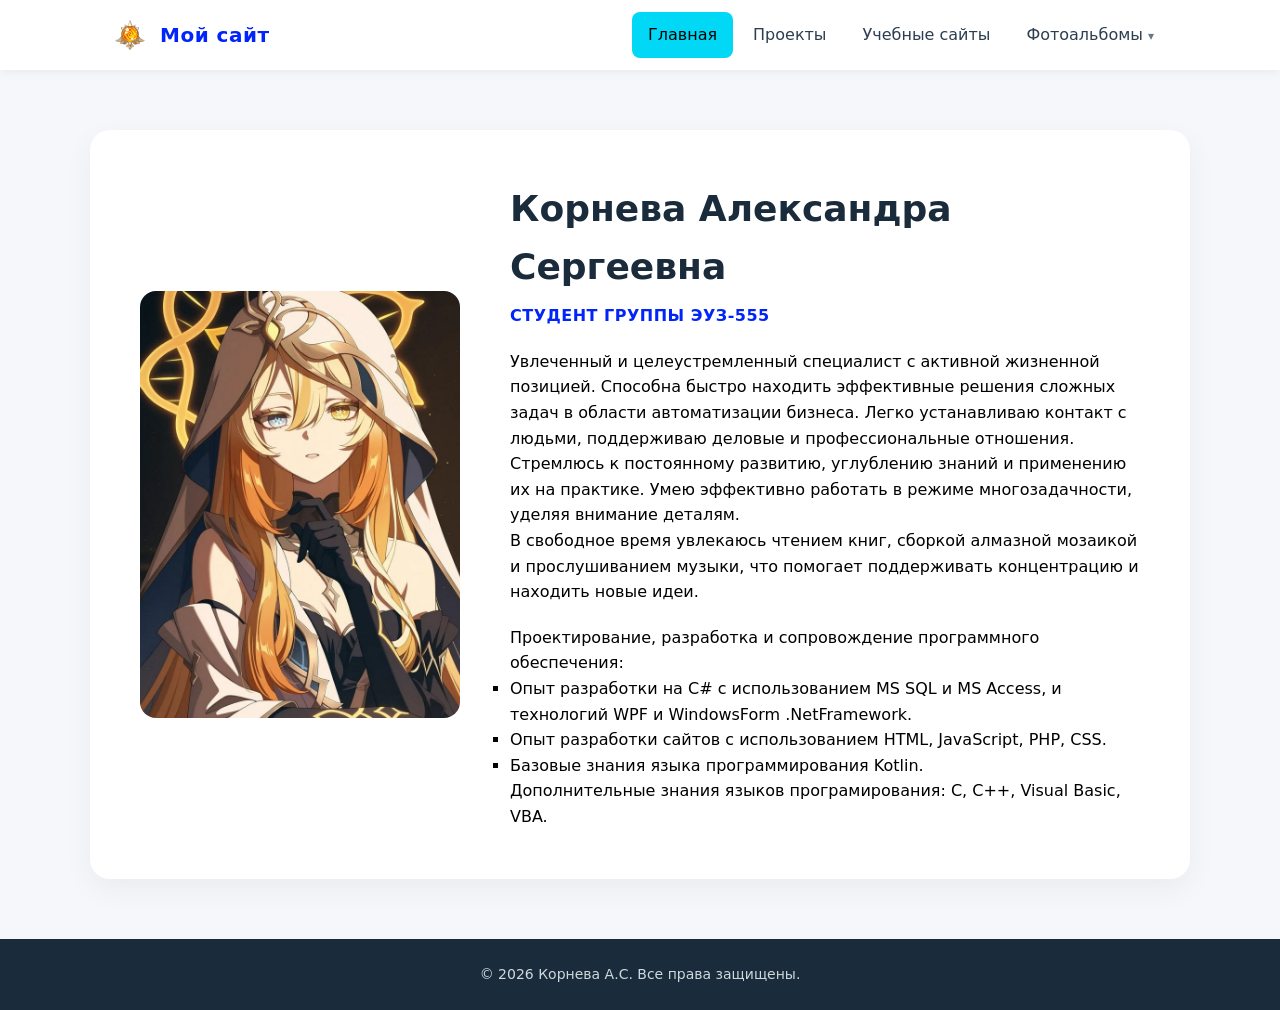
<file: index.html>
<!doctype html>
<html>
<head>
<meta charset="utf-8">
<title>Главная</title>
<link href="styleIndex.css" rel="stylesheet" type="text/css">
<link rel="icon" href="favicon.ico" type="image/x-icon">
</head>

<body>
	<!-- Шапка -->
    <header class="header">
        <div class="container header__inner">

            <!-- Лого + название -->
            <a href="index.html" class="logo">
                <img src="img/logo.png" alt="Логотип" class="logo__img">
                <span class="logo__text">Мой сайт</span>
            </a>

            <!-- Меню (чистый CSS, без JS) -->
            <nav class="nav">
                <ul class="nav__list">
                    <li><a href="index.html" class="nav__link active">Главная</a></li>
                    <li><a href="projects.html" class="nav__link">Проекты</a></li>
                    <li><a href="study.html" class="nav__link">Учебные сайты</a></li>

                    <!-- Выпадающий пункт "Фотоальбомы" -->
                    <li class="nav__item nav__item--dropdown">
                        <a href="photos.html" class="nav__link">
                            Фотоальбомы <span class="caret">▾</span>
                        </a>
                        <ul class="dropdown">
                            <li><a href="characters.html">Любимые персонажи</a></li>
                            <li><a href="books.html">Любимые книги</a></li>
                            <li><a href="anime.html">Любимые аниме</a></li>
                        </ul>
                    </li>
                </ul>
            </nav>

        </div>
    </header>

    <!-- Контент -->
    <main class="main">
        <div class="hero container">

            <div class="hero__photo">
                <img src="img/photo.jpg" alt="Моё фото">
            </div>

            <div class="hero__info">
                <h1 class="hero__title">Корнева Александра Сергеевна</h1>
                <p class="hero__subtitle">Студент группы ЭУз-555</p>

                <p class="hero__text">
                 	Увлеченный и целеустремленный специалист с активной жизненной позицией.
					Способна быстро находить эффективные решения сложных задач в области автоматизации бизнеса. Легко устанавливаю контакт с людьми, поддерживаю деловые и профессиональные отношения. Стремлюсь к постоянному развитию, углублению знаний и применению их на практике. Умею эффективно работать в режиме многозадачности, уделяя внимание деталям.
					<br>В свободное время увлекаюсь чтением книг, сборкой алмазной мозаикой и прослушиванием музыки, что помогает поддерживать концентрацию и находить новые идеи.
					<ul type="square">Проектирование, разработка и сопровождение программного обеспечения:
						<li>Опыт разработки на C# с использованием MS SQL и MS Access, и технологий WPF и WindowsForm .NetFramework.</li>
						<li>Опыт разработки сайтов с использованием HTML, JavaScript, PHP, CSS.</li>
						<li>Базовые знания языка программирования Kotlin.</li>
					</ul>
					Дополнительные знания языков програмирования: C, C++, Visual Basic, VBA.
                </p>
            </div>

        </div>
    </main>

    <!-- Подвал -->
    <footer class="footer">
        <div class="container">
            <p>© 2026 Корнева А.С. Все права защищены.</p>
        </div>
    </footer>

</body>
</html>
</file>
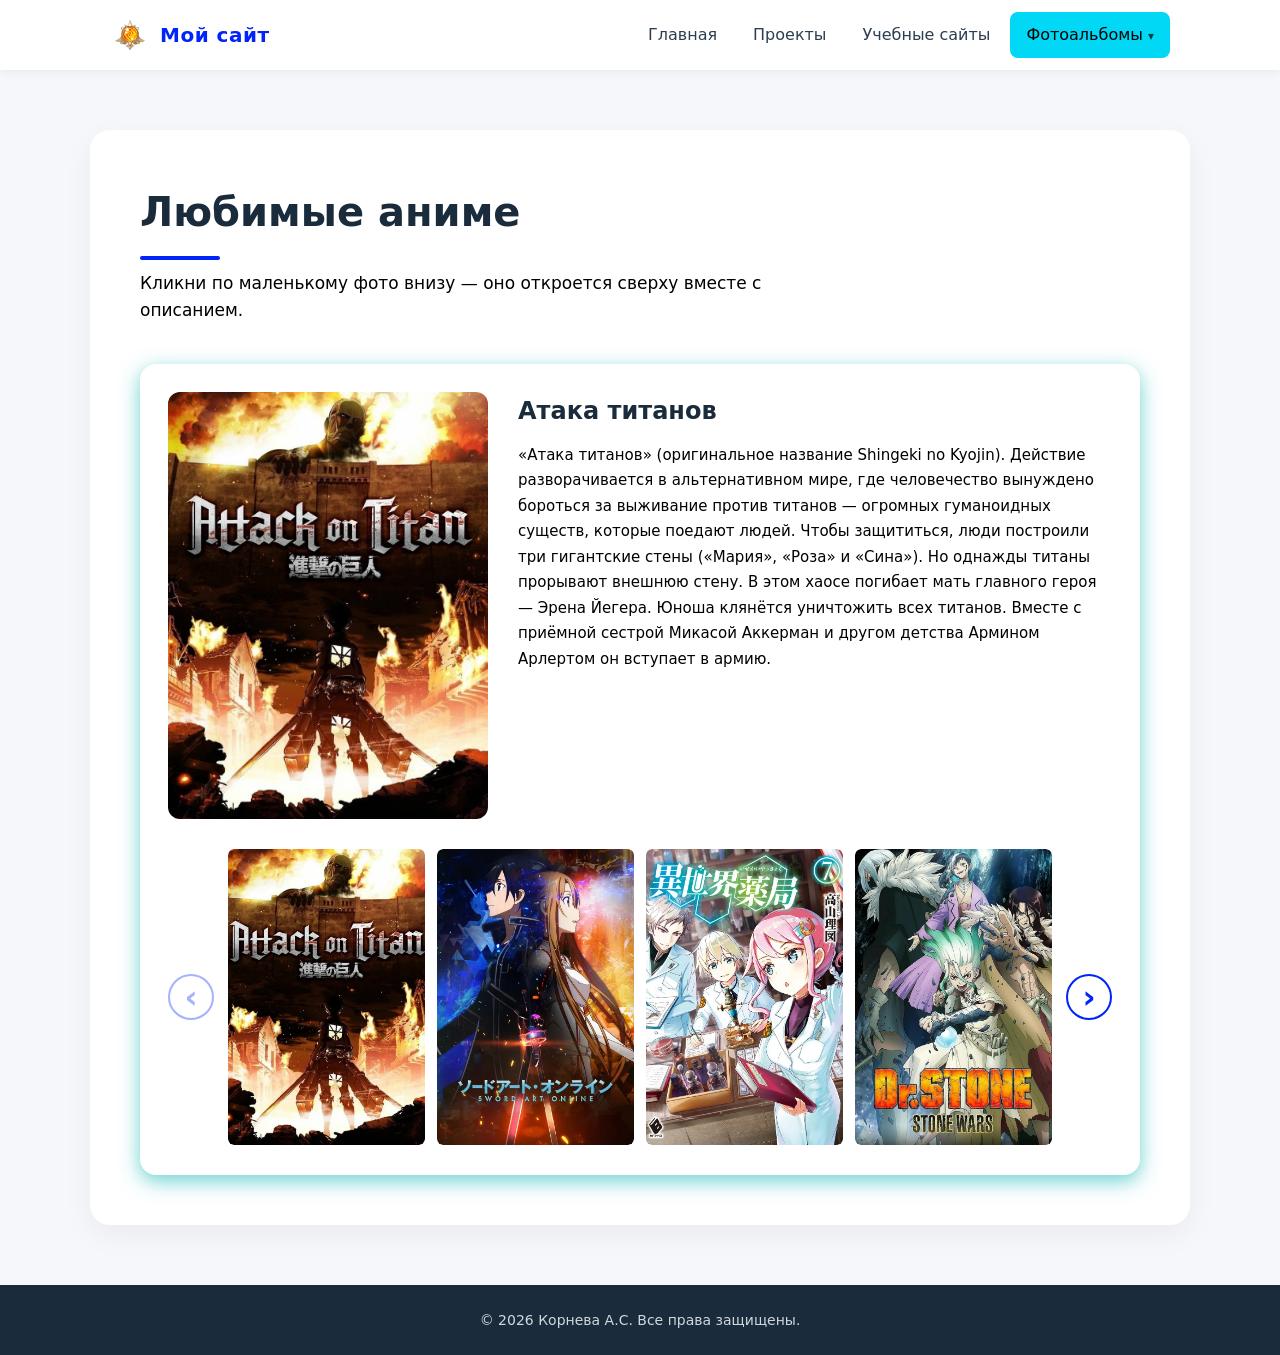
<file: anime.html>
<!doctype html>
<html>
<head>
<meta charset="utf-8">
<title>Любимые аниме</title>
<link href="styleIndex.css" rel="stylesheet" type="text/css">
<link rel="icon" href="favicon.ico" type="image/x-icon">
</head>

<body>
	 <header class="header">
        <div class="container header__inner">
            <a href="index.html" class="logo">
                <img src="img/logo.png" alt="Логотип" class="logo__img">
                <span class="logo__text">Мой сайт</span>
            </a>

            <nav class="nav">
                <ul class="nav__list">
                    <li><a href="index.html" class="nav__link">Главная</a></li>
                    <li><a href="projects.html" class="nav__link">Проекты</a></li>
                    <li><a href="study.html" class="nav__link">Учебные сайты</a></li>
                    <li class="nav__item nav__item--dropdown">
                        <a href="photos.html" class="nav__link active">
                            Фотоальбомы <span class="caret">▾</span>
                        </a>
                        <ul class="dropdown">
                          <li><a href="characters.html">Любимые персонажи</a></li>
                            <li><a href="books.html">Любимые книги</a></li>
                            <li><a href="anime.html">Любимые аниме</a></li>
                        </ul>
                    </li>
                </ul>
            </nav>
        </div>
    </header>
	
	 <main class="main">
        <div class="hero1 container">
            <h1 class="page-title">Любимые аниме</h1>
            <p class="page-lead">
                Кликни по маленькому фото внизу — оно откроется сверху вместе с описанием.
            </p>

            <div class="card">

                <!-- Сцена -->
                <div class="stage">

					<div class="stage__item" id="c1">
                        <img src="img/A1.jpg" alt="АтакаТитанов" class="imgPhoto">
                        <div class="stage__info">
                            <h3>Атака титанов</h3>
                            <p>«Атака титанов» (оригинальное название Shingeki no Kyojin). Действие разворачивается в альтернативном мире, где человечество вынуждено бороться за выживание против титанов — огромных гуманоидных существ, которые поедают людей. Чтобы защититься, люди построили три гигантские стены («Мария», «Роза» и «Сина»). Но однажды титаны прорывают внешнюю стену. В этом хаосе погибает мать главного героя — Эрена Йегера. Юноша клянётся уничтожить всех титанов. Вместе с приёмной сестрой Микасой Аккерман и другом детства Армином Арлертом он вступает в армию. 
							</p>
                        </div>
                    </div>
                    <div class="stage__item" id="c2">
                        <img src="img/A2.jpg" alt="Мастер" class="imgPhoto">
                        <div class="stage__info">
                            <h3>Мастер меча онлайн</h3>
                            <p>«Мастер меча онлайн» (Sword Art Online, SAO) — популярное аниме про выживание в виртуальной реальности с жёсткими ставками.
							<br>Действие стартует в альтернативном 2022 году. Изобретён шлем NerveGear, который даёт «полное погружение» в виртуальный мир: он передаёт все ощущения, будто ты и правда там. На волне хайпа выходит MMO‑RPG Sword Art Online — и в первый же день в неё заходят больше 10 000 игроков. А потом выясняется страшное: из игры нельзя выйти — в интерфейсе пропала кнопка «Выход». 
							<br> Создатель проекта Акихико Каяба собирает всех и объясняет правила:
								<ul type="circle">
									<li>Единственный способ вернуться в реальный мир — пройти игру: победить боссов и дойти до 100‑го этажа парящей крепости Айнкрад.</li>
									<li>Смерть персонажа в игре означает смерть игрока в реальности из‑за воздействия шлема на мозг.</li>
							    </ul>
							Главный герой — Кирито (Кадзуто Киригая). Он был бета‑тестером SAO, поэтому знает часть механик и локаций, но это не столько помогает, сколько делает его подозрительным в глазах других игроков. Ему приходится выживать, прокачиваться, сражаться с монстрами и боссами, искать союзников и сталкиваться с предательством. Важную роль в истории играет Асуна — сильная и решительная девушка, которая становится напарницей и эмоциональной опорой Кирито.				
							</p>
                        </div>
                    </div>
					<div class="stage__item" id="c3">
                        <img src="img/A3.jpg" alt="Фармацевт" class="imgPhoto">
                        <div class="stage__info">
                            <h3>Фармацевт из другого мира</h3>
                            <p>Аниме «Фармацевт из другого мира» (оригинальное название — Isekai Yakkyoku, ещё встречается вариант «Аптека в другом мире») — это исекай (история про попаданца) с сильным упором на науку, медицину и создание лекарств.
								<br>Главный герой — опытный фармацевт Кандзи Якутани. Он всю жизнь стремился создавать лекарства, отчасти из‑за трагедии в детстве: его младшая сестра умерла от болезни, которую тогда не умели лечить. Кандзи работал на износ и в итоге сам умер от переутомления. После этого он перерождается в другом мире — в теле 10‑летнего мальчика Фальмы де Медисис, сына уважаемого придворного фармацевта и аристократа.
								<br>В новом мире медицина устроена совсем иначе: она опирается не на науку, а на суеверия, астрологию и «божественное провидение». Знания и опыт Кандзи здесь почти никому не знакомы, а его научный подход поначалу выглядит как магия или даже ересь. У Фальмы при этом есть и магические способности: он может диагностировать болезни, управлять веществами и создавать препараты.
								<br>Фальма решает не просто лечить людей, а менять саму систему здравоохранения. Он открывает аптеку и старается сделать эффективные лекарства доступными для всех, а не только для знати. По ходу сюжета он сталкивается с сопротивлением со стороны влиятельных гильдий и консервативных лекарей, а также помогает разным людям, показывая силу научного подхода. 
							</p>
                        </div>
                    </div>
					<div class="stage__item" id="c4">
                        <img src="img/A4.jpg" alt="Небожители" class="imgPhoto">
                        <div class="stage__info">
                            <h3>Благословение небожителей</h3>
                            <p>«Благословение небожителей» — это китайская новелла в жанре сянься (фэнтези на основе китайской мифологии и культуры), написанная писательницей Мосян Тунсю. На русском языке произведение издано в шести томах. Главный герой — Се Лянь, наследный принц государства Сяньлэ. В юности он вознёсся на Небеса, но был изгнан обратно на Землю. Спустя восемьсот лет скитаний Се Лянь в третий раз возносится на Небеса и получает задание расследовать исчезновения невест у подножия горы Юйцзюньшань. Во время расследования он встречает загадочного юношу по имени Саньлан, который оказывается могущественным демоном Хуа Чэном. Несмотря на их разное происхождение, между ними возникает особая связь. Вместе они раскрывают заговор, связанный с древним государством Баньюэ, и сталкиваются с древним злом, угрожавшим миру смертных и небесному царству. История затрагивает темы любви, преданности, дружбы, ненависти, мести, судьбы, выбора и долга. 
							</p>
                        </div>
                    </div>
					<div class="stage__item" id="c5">
                        <img src="img/A5.jpg" alt="Акудама" class="imgPhoto">
                        <div class="stage__info">
                            <h3>Акудама Драйв</h3>
                            <p>«Акудама Драйв» (Akudama Drive, 2020) — это стильный киберпанк‑боевик от студии Pierrot, который цепляет визуалом, ритмом и мрачной атмосферой. 
							<br>Действие происходит в антиутопической Японии будущего. После долгой войны регион Канто победил Кансай, и теперь Кансай живёт под жёстким контролем и в упадке. В этом мире «акудама» — это не просто преступники, а своего рода легенды криминального мира: каждый из них — специалист в каком‑то виде преступлений (от взлома до заказных убийств), и у каждого свой узнаваемый образ и стиль.
							<br>По сюжету несколько акудама, которые привыкли работать в одиночку, оказываются втянуты в общую операцию. Их вынуждают сотрудничать под угрозой смерти: если кто‑то ослушается — его казнят. Задача команды — ограбить сверхзащищённый транспорт, который связывает разные части страны. По ходу дела вскрываются большие планы, а сами акудама сталкиваются с моральными дилеммами и предательством. Важную роль в управлении группой играет загадочный кот‑робот, который раздаёт приказы и следит за дисциплиной.
							</p>
                        </div>
                    </div>
					<div class="stage__item" id="c6">
                        <img src="img/A6.jpg" alt="КлассПрев" class="imgPhoto">
                        <div class="stage__info">
                            <h3>Класс превосходства</h3>
                            <p>«Класс превосходства» (Classroom of the Elite, «Добро пожаловать в класс превосходства») — психологический триллер про элитную школу, где вместо обычных уроков идёт постоянная борьба за выживание и статус. 
							<br>Действие происходит в Высшей воспитательной школе «Кодо Икусэй». Это престижное заведение, которое должно готовить будущую элиту страны. В школе необычная система: ученики получают ежемесячные баллы, которые работают как внутренняя валюта, а классы ранжированы от A до D. Класс A — это «лучшие», D — те, кого школа считает аутсайдерами.
							<br>Главный герой — Киётака Аянокодзи. Он поступает в школу и оказывается в классе 1‑D, который все считают «бракованным». Внешне Киётака выглядит как обычный тихий парень: не стремится выделяться, не показывает высоких результатов, старается держаться в тени. Но на деле он очень умный, отлично просчитывает людей и ситуации, а ещё обладает серьёзной физической подготовкой.
							<br>Почти всё в школе завязано на испытаниях и соревнованиях между классами. Результаты влияют на рейтинг класса, а низкий рейтинг грозит отчислением. Ученики вынуждены объединяться, искать слабые места соперников, договариваться и иногда предавать друг друга. Киётака часто действует не напрямую, а через других людей, оставаясь в стороне и сохраняя свой «незаметный» образ.
							</p>
                        </div>
                    </div>
					<div class="stage__item" id="c7">
                        <img src="img/A7.jpg" alt="Безумный" class="imgPhoto">
                        <div class="stage__info">
                            <h3>Безумный азарт</h3>
                            <p>«Безумный азарт» (Kakegurui, 2017) — это психоделический психологический триллер про элитную школу, где вся иерархия держится на азартных играх, а ставки могут стоить не только денег, но и свободы, репутации и человеческого достоинства.
							<br>Действие происходит в частной академии Хяккао — престижном заведении для детей сверхбогатых и влиятельных семей. Здесь не ценят оценки, спорт или творчество: статус ученика определяется исключительно его успехами в азартных играх. В школе царит жёсткая иерархия: победители становятся элитой и могут буквально «владеть» проигравшими, а должники превращаются в «питомцев» — бесправных слуг, которых можно унижать и использовать.
							<br>В академию переводится Юмэко Джабами. С виду она милая, дружелюбная и немного наивная, но на деле — настоящий маньяк азарта: ей важен не выигрыш, а сам момент, когда всё поставлено на кон и исход висит на волоске. Юмэко не ищет лёгких побед: она ненавидит предсказуемые игры и обожает срывать маски, обнажая истинную натуру соперников.
							<br>Её появление ломает устоявшийся порядок. Она бросает вызов сильным игрокам, вскрывает схемы жульничества и постепенно вступает в противостояние со студенческим советом во главе с харизматичной и расчётливой Кирари Момобами. По ходу сюжета мы видим целую галерею эксцентричных игроков: от одержимой риском Мидари Икисимы до прагматичной Мэри Саотомэ. Каждая игра здесь — это мини‑драма с психологическим давлением, блефом и неожиданными ходами.
							</p>
                        </div>
                    </div>
					<div class="stage__item" id="c8">
                        <img src="img/A8.jpg" alt="ОМПВС" class="imgPhoto">
                        <div class="stage__info">
                            <h3>О моём перерождении в слизь</h3>
                            <p>«О моём перерождении в слизь» (That Time I Got Reincarnated as a Slime, Tensei shitara Slime Datta Ken) — один из самых известных исекаев, который берёт классическую формулу «попаданец в другом мире» и делает на её основе масштабную историю про дипломатию, развитие государства.
							<br>37‑летний офисный работник Сатору Миками ведёт обычную, немного одинокую жизнь. Однажды он становится жертвой уличного нападения и погибает. После смерти он перерождается в другом, фэнтезийном мире — но не как могучий воин или маг, а в виде… слизи.
							<br>В новом теле он получает имя Римуру Темпест (его даёт древний дракон Вельдора, с которым Римуру быстро сближается) и необычные способности: например, навык «Хищник», позволяющий поглощать объекты и перенимать их свойства и умения. Поначалу это кажется странным «бонусом», но позже становится одной из главных механик силы Римуру.
							<br>Сначала Римуру помогает небольшой группе гоблинов, даёт им имена (в этом мире имя от могущественного существа даёт монстру силу и разум), и они становятся его первыми подданными. Постепенно вокруг него собирается всё больше существ: жутковолки, огры, духи, элементали и другие. Он основывает поселение в лесу Джура, а затем и целый город, а позже — целую федерацию. По ходу истории Римуру сталкивается с внешней угрозой: королевства людей видят в монстрах врагов, а церковь проповедует их уничтожение. Так он из «просто сильной слизи» становится одним из князей тьмы и ключевой фигурой в большой политике мира. 
							</p>
                        </div>
                    </div>
					<div class="stage__item" id="c9">
                        <img src="img/A9.jpg" alt="ИграДрузей" class="imgPhoto">
                        <div class="stage__info">
                            <h3>Игра друзей</h3>
                            <p>«Игра друзей» (Tomodachi Game, 2022) — психологический триллер про то, как деньги и манипуляции могут разрушить даже самую крепкую дружбу. По тону он похож на «Игру в кальмара» и «Класс превосходства»: тут тоже много майндгеймов, холодного расчёта и тяжёлых выборов. 
							<br>Главные герои — старшеклассники, обычная компания друзей. У них была запланирована классная поездка, для которой весь класс собирал деньги. Но средства пропадают, и подозрение падает на тех, кто отвечал за сбор. В итоге двое друзей берут вину на себя и отдаляются от класса.
							<br>А потом пятерых друзей (включая главного героя Юити Катагири) внезапно похищают и запирают в белой комнате. Там им объявляют правила «Игры друзей»: они должны участвовать в серии психологических и финансовых испытаний, где ставка — огромные долги. Если отказаться, долг одного из них всё равно распределится между всеми. Цель организаторов — сломать доверие внутри группы и заставить друзей предавать друг друга.
							<br>Юити — умный и очень преданный друзьям парень, но ради их спасения он готов действовать жёстко и просчитывать ходы наперёд. По ходу игр вскрываются секреты каждого, а дружба проходит проверку на прочность: каждый раунд вынуждает выбирать между личной выгодой и верностью близким. 
							</p>
                        </div>
                    </div>
					<div class="stage__item" id="c10">
                        <img src="img/A10.jpg" alt="ЯСталСамым" class="imgPhoto">
                        <div class="stage__info">
                            <h3>Я стал самым сильным с провальным навыком „Ненормальное состояние“, и я разрушу всё</h3>
                            <p>«Я стал самым сильным с провальным навыком „Ненормальное состояние“, и я разрушу всё» (Hazurewaku no «Joutai Ijou Skill» de Saikyou ni Natta Ore ga Subete wo Juurin suru made) — это исекай 2024 года про месть, выживание и раскрытие «бесполезного» навыка, который на деле оказывается невероятно мощным.
							<br>Школьника Току Мимори вместе с классом призывает в другой мир богиня Вишис, чтобы сделать из ребят героев. Каждому проводят оценку способностей и присваивают ранг от S до D, а Токе достаётся самый низкий — E. Из‑за этого богиня решает, что он будет только обузой, и отправляет его в смертельно опасное подземелье, откуда никто не возвращался живым.
							<br>У Токи навык, который все считают провальным, — «Ненормальное состояние»: он связан с накладыванием статусных эффектов вроде паралича, отравления, сна и т. п. В системе этого мира такие способности считаются слабыми и малополезными. Но Тока не сдаётся: в подземелье он начинает активно использовать свой навык, тренировать его и раскрывать скрытые механики. Постепенно выясняется, что при правильной прокачке и комбинации эффектов этот навык способен буквально «ломать» противников и системы мира.
							<br>Тока выживает, выбирается наружу и теперь намерен показать тем, кто его предал, насколько он на самом деле силён. Дальше сюжет строится вокруг его роста, раскрытия силы, столкновений с бывшими одноклассниками и системой, которая считала его бесполезным.
							</p>
                        </div>
                    </div>
                </div>

			<!-- ===== Лента превью со стрелками ===== -->
            <div class="thumbs-bar">

                <button type="button" class="thumbs__arrow" id="prevBtn" aria-label="Назад">‹</button>

                <div class="thumbs" id="thumbsList">
                    <!-- Все 10 превью. Показываются только 4 — через JS-класс .visible -->
                    <a href="#c1"  class="thumbs__link" data-id="c1"  data-index="1"><img class="imgA" src="img/A1.jpg" alt="1"></a>
                    <a href="#c2"  class="thumbs__link" data-id="c2"  data-index="2"><img class="imgA" src="img/A2.jpg" alt="2"></a>
                    <a href="#c3"  class="thumbs__link" data-id="c3"  data-index="3"><img class="imgA" src="img/A3.jpg" alt="3"></a>
                    <a href="#c4"  class="thumbs__link" data-id="c4"  data-index="4"><img class="imgA" src="img/A4.jpg" alt="4"></a>
                    <a href="#c5"  class="thumbs__link" data-id="c5"  data-index="5"><img class="imgA" src="img/A5.jpg" alt="5"></a>
                    <a href="#c6"  class="thumbs__link" data-id="c6"  data-index="6"><img class="imgA" src="img/A6.jpg" alt="6"></a>
                    <a href="#c7"  class="thumbs__link" data-id="c7"  data-index="7"><img class="imgA" src="img/A7.jpg" alt="7"></a>
                    <a href="#c8"  class="thumbs__link" data-id="c8"  data-index="8"><img class="imgA" src="img/A8.jpg" alt="8"></a>
                    <a href="#c9"  class="thumbs__link" data-id="c9"  data-index="9"><img class="imgA" src="img/A9.jpg" alt="9"></a>
                </div>

                <button type="button" class="thumbs__arrow" id="nextBtn" aria-label="Вперёд">›</button>

            </div>


            </div>
        </div>
    </main>

    <footer class="footer">
        <div class="container">
            <p>© 2026 Корнева А.С. Все права защищены.</p>
        </div>
    </footer>
	
	<!-- ===== JS для навигации по превью ===== -->
	<script src="script.js"> </script>
</body>
</html>
</file>
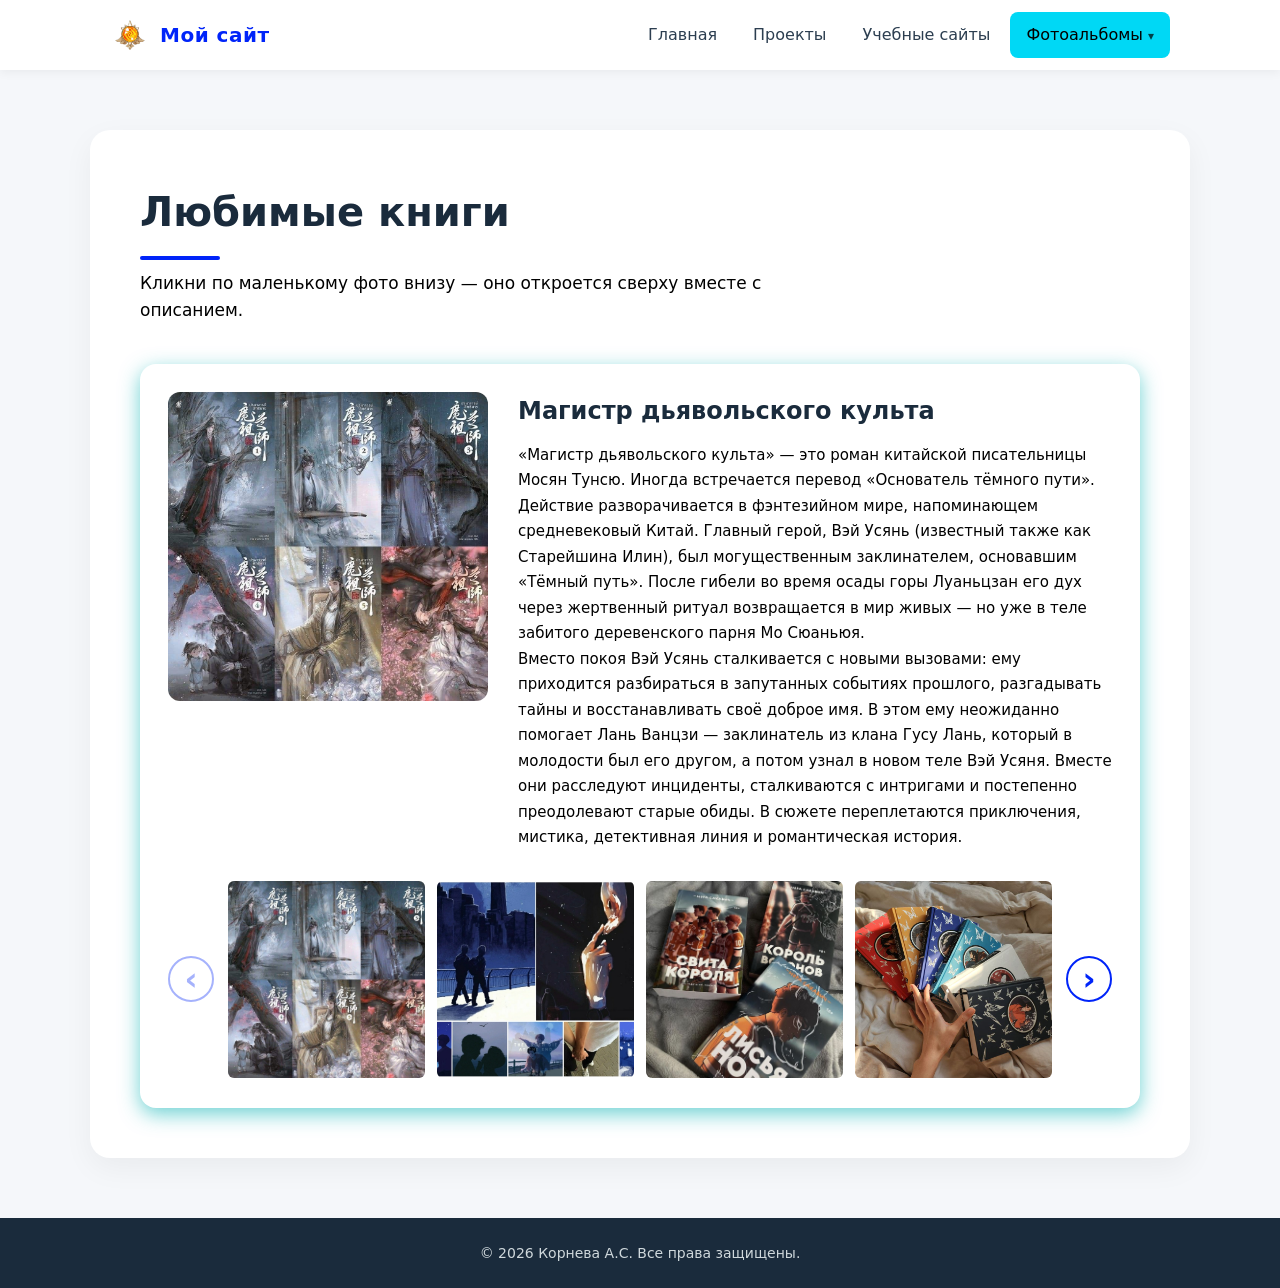
<file: books.html>
<!doctype html>
<html>
<head>
<meta charset="utf-8">
<title>Любимые книги</title>
<link href="styleIndex.css" rel="stylesheet" type="text/css">
<link rel="icon" href="favicon.ico" type="image/x-icon">
</head>

<body>
	 <header class="header">
        <div class="container header__inner">
            <a href="index.html" class="logo">
                <img src="img/logo.png" alt="Логотип" class="logo__img">
                <span class="logo__text">Мой сайт</span>
            </a>

            <nav class="nav">
                <ul class="nav__list">
                    <li><a href="index.html" class="nav__link">Главная</a></li>
                    <li><a href="projects.html" class="nav__link">Проекты</a></li>
                    <li><a href="study.html" class="nav__link">Учебные сайты</a></li>
                    <li class="nav__item nav__item--dropdown">
                        <a href="photos.html" class="nav__link active">
                            Фотоальбомы <span class="caret">▾</span>
                        </a>
                        <ul class="dropdown">
                          <li><a href="characters.html">Любимые персонажи</a></li>
                            <li><a href="books.html">Любимые книги</a></li>
                            <li><a href="anime.html">Любимые аниме</a></li>
                        </ul>
                    </li>
                </ul>
            </nav>
        </div>
    </header>
	
	 <main class="main">
        <div class="hero1 container">
            <h1 class="page-title">Любимые книги</h1>
            <p class="page-lead">
                Кликни по маленькому фото внизу — оно откроется сверху вместе с описанием.
            </p>

            <div class="card">

                <!-- Сцена -->
                <div class="stage">

					<div class="stage__item" id="c1">
                        <img src="img/K1.jpg" alt="МагистрД" class="imgPhoto">
                        <div class="stage__info">
                            <h3>Магистр дьявольского культа</h3>
                            <p>«Магистр дьявольского культа» — это роман китайской писательницы Мосян Тунсю. Иногда встречается перевод «Основатель тёмного пути». <br>Действие разворачивается в фэнтезийном мире, напоминающем средневековый Китай. Главный герой, Вэй Усянь (известный также как Старейшина Илин), был могущественным заклинателем, основавшим «Тёмный путь». После гибели во время осады горы Луаньцзан его дух через жертвенный ритуал возвращается в мир живых — но уже в теле забитого деревенского парня Мо Сюаньюя. <br>Вместо покоя Вэй Усянь сталкивается с новыми вызовами: ему приходится разбираться в запутанных событиях прошлого, разгадывать тайны и восстанавливать своё доброе имя. В этом ему неожиданно помогает Лань Ванцзи — заклинатель из клана Гусу Лань, который в молодости был его другом, а потом узнал в новом теле Вэй Усяня. Вместе они расследуют инциденты, сталкиваются с интригами и постепенно преодолевают старые обиды. В сюжете переплетаются приключения, мистика, детективная линия и романтическая история. 

							</p>
                        </div>
                    </div>
                    <div class="stage__item" id="c2">
                        <img src="img/K2.jpg" alt="ВКООУ" class="imgPhoto">
                        <div class="stage__info">
                            <h3>В конце они оба умрут</h3>
                            <p>«В конце они оба умрут» Адам Сильвера. Конечно название книги уже говорит, что главные герои умрут. Купив ее, я от слова совсем не знала, что конкретно там будет, даже аннотацию не читала.
							<br>Так вот начав ее, я сразу же представила, чтобы бы было бы будь Отдел смерти в нашем мире. Ничего разумного не представилось, не знаю почему. Мне понравилась, что в книги идет речь прям от самого персонажа. Скорее всего поэтому так получилось проникнуться в их истории и жизнь.
							<br>Читая эту книгу и зная, что Матео и Руфус умрут, я до последнего надеялась, что все же они останутся живы. И мне кажется это судьба, что таких можно сказать два разных человека, встретились в свой последний день. Это невероятно как они быстро с близились, а главное доверились друг другу.
							<br>Я понимаю Матео, тяжело выйти из зоны комфортно, когда в принципе и так все устраивает. Я сама такая, предпочту сидеть дома, не желе с кем-то гулять, да и друзей особо нет. Поэтому даже захотелось встретить человека похоже на того, которого встретил Матео. Руфус реально очень хороший человек и читая как он заботиться и переживает за человека, которого знает почти ничего было очень приятно.
							<br>Дойдя до момента где Пек говорит, что хочет пристрелить Руфа. Так испугалась, что да нет, да может он вот так умереть. Это не честно. И как здорово было, что этого не произошло.
							<br>Матео и Руфус прожив почти весь день вместе, очень сильно сблизились.
							<br>Момент когда лежа оба на кровати и спав, Матео проснулся, он не стал смотреть на часы. А вот представьте если бы он все таки узнал время, и узнав что день еще не прошёл. Он бы мне кажется не пошел бы на эту чёртову кухню, и не включил бы плиту. А остался бы вместе с Руфусум. Но нет, он решил заварить чай, поставив чайник на сломанную плиту. Ужасная смерть. Но больше всего мне было жаль Руфуса, который проснувшись в дыму, не увидел рядом с собой Матео. Он так не хотел видеть смерть своего Последнего друга, но жизнь, а точнее сказать смерть посчитала иначе и это еще больше убивает.
							<br>Большее спасибо автору этой книги, за такую жизненную, интересную, грустную историю. Прочитав ее можнт преосмыслить некоторые моменты свой собственной жизни. Подумать о том, а что бы ты сам сделал, если бы тебе сказали, что ты умрешь сегодня в течение 24ых часов?
							</p>
                        </div>
                    </div>
					<div class="stage__item" id="c3">
                        <img src="img/K3.jpg" alt="ЛисьяНора" class="imgPhoto">
                        <div class="stage__info">
                            <h3>Всё ради игры</h3>
                            <p>«Всё ради игры» — это трилогия американской писательницы Норы Сакавич. В России книги выходили в издательстве Popcorn Books.
								<br>Действие разворачивается вокруг вымышленной спортивной игры экси (похожей на лакросс или хоккей на траве). Главный герой, Нил Джостен, вынужден скрываться от своего тёмного прошлого: он бежит от мафии, а его отец сидит в тюрьме. По воле судьбы Нил попадает в команду «Лисов», которая находится на дне турнирной таблицы. Став частью коллектива, он вынужден сражаться не только с соперниками, но и с тайнами новых товарищей. У каждого игрока в команде есть свои тяжёлые секреты. 
							</p>
                        </div>
                    </div>
					<div class="stage__item" id="c4">
                        <img src="img/K4.jpg" alt="Небожители" class="imgPhoto">
                        <div class="stage__info">
                            <h3>Благословение небожителей</h3>
                            <p>«Благословение небожителей» — это китайская новелла в жанре сянься (фэнтези на основе китайской мифологии и культуры), написанная писательницей Мосян Тунсю. На русском языке произведение издано в шести томах. Главный герой — Се Лянь, наследный принц государства Сяньлэ. В юности он вознёсся на Небеса, но был изгнан обратно на Землю. Спустя восемьсот лет скитаний Се Лянь в третий раз возносится на Небеса и получает задание расследовать исчезновения невест у подножия горы Юйцзюньшань. Во время расследования он встречает загадочного юношу по имени Саньлан, который оказывается могущественным демоном Хуа Чэном. Несмотря на их разное происхождение, между ними возникает особая связь. Вместе они раскрывают заговор, связанный с древним государством Баньюэ, и сталкиваются с древним злом, угрожавшим миру смертных и небесному царству. История затрагивает темы любви, преданности, дружбы, ненависти, мести, судьбы, выбора и долга. 
							</p>
                        </div>
                    </div>
					<div class="stage__item" id="c5">
                        <img src="img/K5.jpg" alt="Синтонимы" class="imgPhoto">
                        <div class="stage__info">
                            <h3>Синтонимы</h3>
                            <p>«Синтонимы» — это фэнтези-цикл российской писательницы Медины Мирай. В центре сюжета — мир, где у большинства людей есть уникальный стихийный дар (огонь, вода, земля, воздух), а те, кто лишён способностей, называются синтонимами. Сами по себе они кажутся бесполезными, но в чужих руках могут стать опасным оружием. 
							<br>Главные герои — подростки Ангела Эрар и его друг Рейден. Они учатся в школе элементов имени святой Мелани и готовятся к итоговому экзамену, где должны узнать свою доминирующую стихию. Накануне испытания в школе появляется потенциальный синтоним, и им оказывается Ангела. Ему нужно срочно придумать, как сохранить свою тайну и сдать экзамен, но правда всплывает наружу. <br>После этого на синтонимов начинается охота. Главный антагонист — Трой Маклин, глава компании «З», который сам является синтонимом и планирует возобновить опасные эксперименты. Ангела и его друзья вынуждены вступить в борьбу, чтобы остановить злодеев.
							</p>
                        </div>
                    </div>
					<div class="stage__item" id="c6">
                        <img src="img/K6.jpg" alt="СолоЛевелинг" class="imgPhoto">
                        <div class="stage__info">
                            <h3>Поднятие уровня в одиночку</h3>
                            <p>«Поднятие уровня в одиночку» (Solo Leveling) — это популярная южнокорейская история, которая существует в нескольких форматах: как веб-новелла (первоисточник), манхва (графический роман) и ранобэ. 
							<br>Автор — Чхугон. В центре сюжета — Сон Чину, охотник самого низкого E-ранга, которого коллеги прозвали «слабейшим оружием человечества». Он вступает в Лигу охотников не по призванию, а из-за нужды — чтобы оплачивать медицинские счета больной матери. <br>Однажды его отряд попадает в двойное подземелье с загадочной статуей. В смертельной ловушке Сон Чину получает уникальную способность — самостоятельно повышать уровень силы, как в RPG. С этого момента начинается его путь от самого слабого охотника до могущественного Теневого Монарха.
							</p>
                        </div>
                    </div>
					<div class="stage__item" id="c7">
                        <img src="img/K7.jpg" alt="ЯСМГГ" class="imgPhoto">
                        <div class="stage__info">
                            <h3>Я стала матерью главного героя</h3>
                            <p>«Я стала матерью главного героя» — это манхва (корейский комикс), а не книга в традиционном печатном формате. Она вышла в серии «Вебтун» от издательства АСТ.
							<br>Главная героиня, Аиша, погибает по дороге на фан-встречу с автором своего любимого романа «Персона». Открыв глаза, она обнаруживает, что переродилась в мире этой книги — но не как главная героиня, а как второстепенный персонаж: дочь барона, чьё имя даже не упоминалось. <br>Аиша в восторге: она сможет наблюдать за детством своего любимого героя, Авеля Лувмонта, которому на тот момент всего семь лет. Однако приёмный отец мальчика, герцог Хадес Лувмонт, ошибочно принимает внимание Аиши на свой счёт и даже делает ей предложение.
							</p>
                        </div>
                    </div>
					<div class="stage__item" id="c8">
                        <img src="img/K8.jpg" alt="Проза" class="imgPhoto">
                        <div class="stage__info">
                            <h3>Проза бродячих псов</h3>
                            <p>«Проза бродячих псов» (Bungou Stray Dogs). Кафка Асагири (сценарий) и Санго Харукава (иллюстрации).
							<br>Сюжет начинается с сироты Ацуси Накадзима. Его выгоняют из приюта, и он оказывается в Иокогаме без денег и крыши над головой. В отчаянии парень хочет ограбить первого встречного, но в итоге спасает тонущего человека. Им оказывается Осаму Дадзай — эксцентричный сотрудник «Вооружённого детективного агентства». Вместе с коллегами Дадзай ищет загадочного тигра-людоеда, а Ацуси, который тоже пострадал от этого зверя, соглашается помочь. Постепенно герой знакомится и с другими членами агентства, у каждого из которых есть свои необычные способности. В мире манги литературные классики (писатели, поэты) тоже обладают сверхсилами, и это становится важной частью сюжета. 
							</p>
                        </div>
                    </div>
					<div class="stage__item" id="c9">
                        <img src="img/K9.jpg" alt="Монолог" class="imgPhoto">
                        <div class="stage__info">
                            <h3>Монолог фармацевт</h3>
                            <p>«Монолог фармацевта» (яп. 薬屋のひとりごと, Kusuriya no Hitorigoto) — это японское ранобэ авторства Хюганацу с иллюстрациями Токо Сино. История выросла из веб-романа, который в 2014 году начало издавать издательство Shufunotomo, а позже получила адаптации в виде манги и аниме. 
							<br>Действие происходит в вымышленной стране Ли, напоминающей средневековый Китай. Главная героиня — 17-летняя Маомао, приёмная дочь аптекаря, которая отлично разбирается в лекарствах, болезнях и ядах. Её похищают и продают служанкой в императорский дворец. Поначалу девушка старается оставаться незаметной, скрывая свои знания. Но когда во дворце начинают происходить странные болезни и смерти детей наложниц, Маомао замечает то, что упускают другие. Попытка разобраться в причинах выводит её из тени и приводит к службе при влиятельной наложнице высшего ранга. 
							<br>С этого момента сюжет разворачивается как детектив на фоне придворной драмы: Маомао расследует отравления, подозрительные происшествия, сталкивается с соперничеством и политическими интригами. Её помощником часто выступает Дзинси — главный евнух внешнего дворца, который и поручает ей разгадывать загадки, связанные с обитателями внутреннего дворца. 
							</p>
                        </div>
                    </div>
					<div class="stage__item" id="c10">
                        <img src="img/K10.jpg" alt="Система" class="imgPhoto">
                        <div class="stage__info">
                            <h3>Система „Спаси-Себя-Сам“ для Главного Злодея</h3>
                            <p>«Система „Спаси-Себя-Сам“ для Главного Злодея» — это дебютная новелла китайской писательницы Мосян Тунсю, автора популярных произведений «Благословение небожителей» и «Основатель тёмного пути». Изначально она публиковалась в интернете с 2014 года, а позже вышла в печатном формате.
							<br>Сюжет строится вокруг читателя по имени Шэнь Юань, который в ярости от бездарности новеллы «Путь гордого бессмертного демона» умирает и перерождается в мире этой самой истории — но не в роли героя, а в теле главного злодея, Шэнь Цинцю. <br>По сюжету оригинальной новеллы Шэнь Цинцю — жестокий наставник юноши Ло Бинхэ, который много лет издевался над учеником. В результате Ло Бинхэ вырастает могущественным, но ожесточённым полудемоном, который жестоко расправляется со своим учителем. По канону Шэнь Цинцю ждёт страшная казнь от рук Ло Бинхэ. <br> Чтобы избежать этой участи, Шэнь Юань в теле Шэнь Цинцю решает переписать сюжет. Но его планы осложняет Система — псевдо-игровой интерфейс, привязанный к оригинальной новелле. Она выдаёт задания по исправлению «сюжетных дыр», начисляет за их выполнение баллы, а за нарушения (например, за действия, нехарактерные для персонажа) — снимает очки. Потеря всех баллов означает смерть. <br> Таким образом, Шэнь Юань вынужден балансировать между желанием изменить сюжет и жёсткими рамками, которые устанавливает Система. 
							</p>
                        </div>
                    </div>
                </div>

			<!-- ===== Лента превью со стрелками ===== -->
            <div class="thumbs-bar">

                <button type="button" class="thumbs__arrow" id="prevBtn" aria-label="Назад">‹</button>

                <div class="thumbs" id="thumbsList">
                    <!-- Все 10 превью. Показываются только 4 — через JS-класс .visible -->
                    <a href="#c1"  class="thumbs__link" data-id="c1"  data-index="1"><img src="img/K1.jpg" alt="1"></a>
                    <a href="#c2"  class="thumbs__link" data-id="c2"  data-index="2"><img src="img/K2.jpg" alt="2"></a>
                    <a href="#c3"  class="thumbs__link" data-id="c3"  data-index="3"><img src="img/K3.jpg" alt="3"></a>
                    <a href="#c4"  class="thumbs__link" data-id="c4"  data-index="4"><img src="img/K4.jpg" alt="4"></a>
                    <a href="#c5"  class="thumbs__link" data-id="c5"  data-index="5"><img src="img/K5.jpg" alt="5"></a>
                    <a href="#c6"  class="thumbs__link" data-id="c6"  data-index="6"><img src="img/K6.jpg" alt="6"></a>
                    <a href="#c7"  class="thumbs__link" data-id="c7"  data-index="7"><img src="img/K7.jpg" alt="7"></a>
                    <a href="#c8"  class="thumbs__link" data-id="c8"  data-index="8"><img src="img/K8.jpg" alt="8"></a>
                    <a href="#c9"  class="thumbs__link" data-id="c9"  data-index="9"><img src="img/K9.jpg" alt="9"></a>
                    <a href="#c10" class="thumbs__link" data-id="c10" data-index="10"><img src="img/K10.jpg" alt="10"></a>
                </div>

                <button type="button" class="thumbs__arrow" id="nextBtn" aria-label="Вперёд">›</button>

            </div>


            </div>
        </div>
    </main>

    <footer class="footer">
        <div class="container">
            <p>© 2026 Корнева А.С. Все права защищены.</p>
        </div>
    </footer>
	
	<!-- ===== JS для навигации по превью ===== -->
	<script src="script.js"> </script>
</body>
</html>
</file>
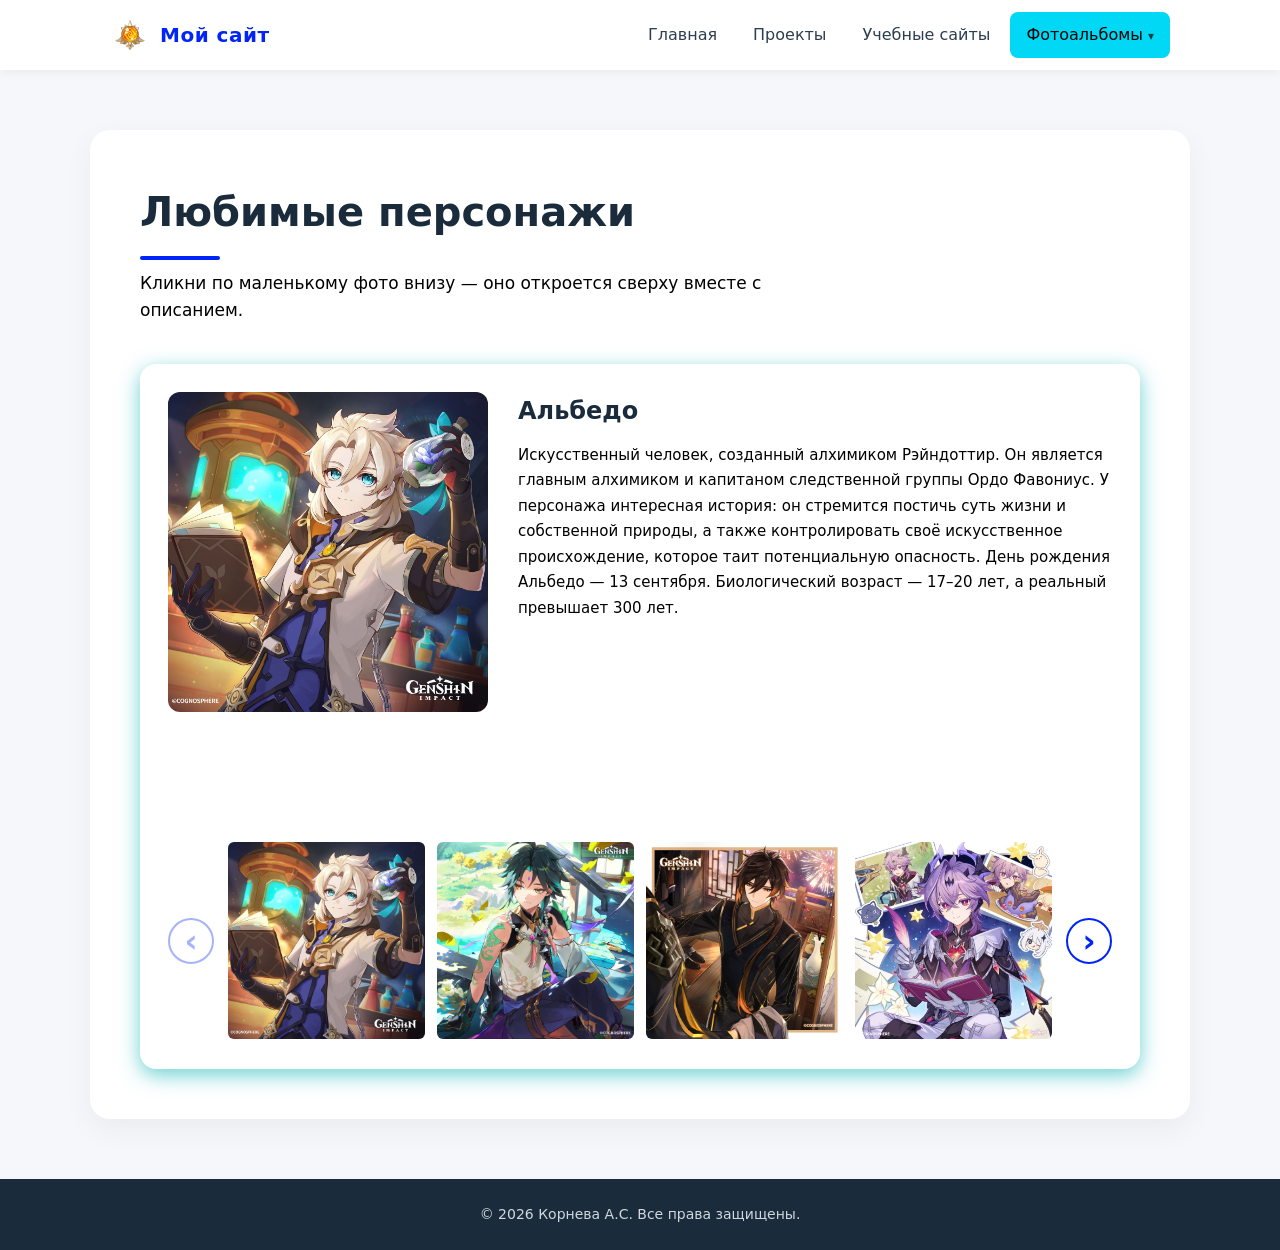
<file: characters.html>
<!doctype html>
<html>
<head>
<meta charset="utf-8">
<title>Любимые персонажи</title>
<link href="styleIndex.css" rel="stylesheet" type="text/css">
<link rel="icon" href="favicon.ico" type="image/x-icon">
</head>

<body>
	 <header class="header">
        <div class="container header__inner">
            <a href="index.html" class="logo">
                <img src="img/logo.png" alt="Логотип" class="logo__img">
                <span class="logo__text">Мой сайт</span>
            </a>

            <nav class="nav">
                <ul class="nav__list">
                    <li><a href="index.html" class="nav__link">Главная</a></li>
                    <li><a href="projects.html" class="nav__link">Проекты</a></li>
                    <li><a href="study.html" class="nav__link">Учебные сайты</a></li>
                    <li class="nav__item nav__item--dropdown">
                        <a href="photos.html" class="nav__link active">
                            Фотоальбомы <span class="caret">▾</span>
                        </a>
                        <ul class="dropdown">
                          <li><a href="characters.html">Любимые персонажи</a></li>
                            <li><a href="books.html">Любимые книги</a></li>
                            <li><a href="anime.html">Любимые аниме</a></li>
                        </ul>
                    </li>
                </ul>
            </nav>
        </div>
    </header>
	
	 <main class="main">
        <div class="hero1 container">
            <h1 class="page-title">Любимые персонажи</h1>
            <p class="page-lead">
                Кликни по маленькому фото внизу — оно откроется сверху вместе с описанием.
            </p>

            <div class="card">

                <!-- Сцена -->
                <div class="stage">

					<div class="stage__item" id="c1">
                        <img src="img/Albedo.jpg" alt="Альбедо" class="imgPhoto">
                        <div class="stage__info">
                            <h3>Альбедо</h3>
                            <p>Искусственный человек, созданный алхимиком Рэйндоттир. Он является главным алхимиком и капитаном следственной группы Ордо Фавониус.
							У персонажа интересная история: он стремится постичь суть жизни и собственной природы, а также контролировать своё искусственное происхождение, которое таит потенциальную опасность. День рождения Альбедо — 13 сентября. Биологический возраст — 17–20 лет, а реальный превышает 300 лет. 
							</p>
                        </div>
                    </div>
                    <div class="stage__item" id="c2">
                        <img src="img/Cao.jpg" alt="Сяо" class="imgPhoto">
                        <div class="stage__info">
                            <h3>Сяо</h3>
                            <p>Адепт и единственный из пяти сильнейших защитников якса, оставшийся в живых. В настоящее время он проживает на постоялом дворе «Ваншу», продолжая исполнять контракт и изолируя себя от общения со смертными.
							</p>
                        </div>
                    </div>
					<div class="stage__item" id="c3">
                        <img src="img/ChunLi.jpg" alt="Чжун Ли" class="imgPhoto">
                        <div class="stage__info">
                            <h3>Чжун Ли</h3>
                            <p>Чжун Ли — спокойный, вежливый и очень эрудированный консультант ритуального бюро «Ваншэн», где он помогает с церемониями. Но за этой маской скрывается куда более масштабная фигура: Гео Архонт Моракс, бывший правитель региона Ли Юэ и одно из семи божеств Тейвата.
							Позже раскрывается важная деталь: Чжун Ли решил отойти от дел и прожить жизнь смертного, чтобы проверить, готова ли Ли Юэ к самостоятельной жизни без его прямого вмешательства. Для этого он даже симулировал свою смерть во время ежегодной Церемонии сошествия.
							</p>
                        </div>
                    </div>
					<div class="stage__item" id="c4">
                        <img src="img/Durin.jpg" alt="Дурин" class="imgPhoto">
                        <div class="stage__info">
                            <h3>Дурин</h3>
                            <p>У персонажа интересная предыстория, связанная с лором игры. Изначально существовал дракон Дурин — его создала алхимик Рэйндоттир (её ещё называют «Золотая») как неудачный эксперимент по созданию жизни. Этот чёрный змее-дракон с крыльями напал на Мондштадт около 500 лет назад. В битве его победил другой дракон — Двалин (Фамильяр Анемо Архонта Барбатоса), но ядовитая кровь Дурина отравила Двалина — так он стал Ужасом Бури. Тело дракона упало на заснеженную вершину, которая позже стала Драконьим хребтом. Позже история получила продолжение. Альбедо (ещё один ребёнок Рэйндоттир) решил не дать дракону возродиться в прежнем виде — он провёл алхимический ритуал. С помощью ядра сердца Дурина, эмбриона и плоти Бакунавы Альбедо превратил Мини-Дурина (существо из мира Симуланки) в человека. Так появился игровой персонаж. 
							</p>
                        </div>
                    </div>
					<div class="stage__item" id="c5">
                        <img src="img/Nivi.jpg" alt="Нёвиллет " class="imgPhoto">
                        <div class="stage__info">
                            <h3>Нёвиллет </h3>
                            <p>Нёвиллет известен своей беспристрастностью и неприступностью. Он серьёзен и отчуждён, редко улыбается и держится на расстоянии от людей. При этом он искренне переживает за своих друзей и судьбу Фонтейна. По сюжету он — реинкарнация древнего Повелителя Гидродраконов, чья сила была узурпирована Гидроархонтом Фокалорс. После того как Фокалорс пожертвовала собой, разрушив божественный трон, власть над Гидро вернулась к Нёвиллету, и он стал «истинным драконом». Нёвиллет также известен своей дружбой с мелюзинами — древней расой Фонтейна. Он привёл их в Кур-де-Фонтейн, чтобы они жили наравне с людьми, и мелюзины относятся к нему как к отцу. 
							</p>
                        </div>
                    </div>
					<div class="stage__item" id="c6">
                        <img src="img/Xaitam.jpg" alt="АльХайтам" class="imgPhoto">
                        <div class="stage__info">
                            <h3>Аль-Хайтам</h3>
                            <p>Аль-Хайтам — высокий мужчина крепкого телосложения с седыми волосами, имеющими бледно-бирюзовые пряди, и светло-бирюзовыми глазами, подведёнными оранжевой тушью. Он носит большие золотые наушники с бирюзовыми и изумрудными вставками, а его наряд сочетает чёрный топ с разрезным высоким воротом, тёмные брюки, кейп с бирюзовым подкладом и многочисленные золотые украшения. Глаз Бога прикреплён к кейпу у левого плеча. По характеру он свободолюбив и действует исключительно рационально, интересуясь только тем, что его действительно увлекает. Он не стремится к карьерному росту и часто остаётся в тени, что порождает вокруг его персоны немало разговоров. 
							</p>
                        </div>
                    </div>
					<div class="stage__item" id="c7">
                        <img src="img/Skara.jpg" alt="Странник" class="imgPhoto">
                        <div class="stage__info">
                            <h3>Странник</h3>
                            <p>Изначально Скарамучча был создан Райдэн Эи как прототип марионетки для сёгуна. После того как его создатель оставила его, Скарамучча, считая себя брошенным, бродил по миру, пока не был освобождён самураем Кацураги. Позже он присоединился к Фатуи и стал Шестым из Предвестников под именем Сказитель. В Сумеру он выступил главным антагонистом, попытавшись заменить Нахиду на посту Архонта, но был побеждён Путешественником. После этого он попытался стереть память о себе из Ирминсуля (всеобщего древа памяти), но это привело лишь к тому, что весь Тейват забыл о нём. В результате Скарамучча отказался от всех прошлых титулов и имён, став просто Странником — скитальцем без дома и цели. 
							</p>
                        </div>
                    </div>
					<div class="stage__item" id="c8">
                        <img src="img/Raiden.jpg" alt="Райден" class="imgPhoto">
                        <div class="stage__info">
                            <h3>Сёгун Райдэн</h3>
                            <p>Изначально Райдэн представлена как суровый и авторитарный правитель, стремящийся к «вечности». Однако по мере развития сюжета раскрывается, что её сестра-близнец Макото (настоящий архонт Инадзумы) была убита 500 лет назад, и Эи, чтобы избежать подобной трагедии, спрятала своё сознание в марионетке. Конфликт между сознанием и программированием марионетки достигает кульминации в квестовой линии «Переходные сны», после чего сёгун принимает более дальновидный подход к управлению.  
							</p>
                        </div>
                    </div>
					<div class="stage__item" id="c9">
                        <img src="img/Furina.jpg" alt="Фурина" class="imgPhoto">
                        <div class="stage__info">
                            <h3>Фурина</h3>
                            <p>Фурина — это «человеческая» часть настоящего Гидро Архонта Фокалорс. За 500 лет до начала событий игры Фокалорс разделила свою божественную и человеческую сущности, чтобы обмануть Небесный Порядок и предотвратить пророчество о потопе, который должен был уничтожить Фонтейн. Фурина была проклята бессмертием и вынуждена вечно играть роль Архонта, поддерживая его облик. В конце сюжетной арки Фокалорс устраивает собственную казнь, освобождая Фурину от проклятия и позволяя ей жить собственной жизнью. В игре Фурина представлена как экстравагантная и непредсказуемая личность, которую жители Фонтейна воспринимают скорее как знаменитость, чем как суровое божество. Она часто выступает в оперном театре Фонтейна.
							</p>
                        </div>
                    </div>
					<div class="stage__item" id="c10">
                        <img src="img/Skirk.jpg" alt="Скирк" class="imgPhoto">
                        <div class="stage__info">
                            <h3>Скирк</h3>
                            <p>Скирк — одинокая воительница, обладающая огромной силой и владеющая энергией Бездны. Она была ученицей Сурталоги — одного из Пяти Грешников Каэнри'а, который спас её и воспитал как равного себе соперника. После обучения Сурталоги открыл границу между мирами и отправил Скирк в Тейват. Вместе с ведьмой Алисой она создала себе новую личность, назвавшись пришедшей «из глубин земли». Её цель — стать достаточно сильной, чтобы победить Сурталоги, и вернуться к нему для сражения. В сюжете Скирк впервые появилась в задании легенд, а как игровой персонаж стала доступна в патче 5.7 («Пришествие Звезды пустоты»). 
							</p>
                        </div>
                    </div>
					<div class="stage__item" id="c11">
                        <img src="img/Tignari.jpg" alt="Тигнари" class="imgPhoto">
                        <div class="stage__info">
                            <h3>Тигнари</h3>
                            <p>Он служит лесным стражем в лесу Авидья в регионе Сумеру, где ухаживает за лесом и следит за порядком. Тигнари — учёный-ботаник, искренний и добросердечный наставник, который умеет находить подход даже к самым непонятливым ученикам. 
							</p>
                        </div>
                    </div>
					<div class="stage__item" id="c12">
                        <img src="img/Tiori.jpg" alt="Тиори" class="imgPhoto">
                        <div class="stage__info">
                            <h3>Тиори</h3>
                            <p>Тиори родилась в Инадзуме, но переехала в Фонтейн, чтобы самостоятельно устроить свою жизнь. Она выросла в обеспеченной семье купцов, но из-за занятости родителей стала самостоятельной и своевольной. Её увлекало создание тканей, и в итоге она решила посвятить этому жизнь, несмотря на трудности в обучении у мастеров. В ночь перед отъездом в Фонтейн Тиори получила свой Глаз Бога. В новом городе она быстро прославилась благодаря дерзким идеям: использовала нестандартные ткани, создавала женские наряды с элементами мужской одежды и наоборот. Со временем её магазин стал популярным, а сама Тиори — влиятельной фигурой в Фонтейне. Она также использовала свои связи для сбора сплетен и даже сотрудничала с властями, чтобы предотвращать преступления. При этом характер у Тиори вспыльчивый: она не терпит грубых людей и может выгнать их из магазина.
							</p>
                        </div>
                    </div>
                </div>

			<!-- ===== Лента превью со стрелками ===== -->
            <div class="thumbs-bar">

                <button type="button" class="thumbs__arrow" id="prevBtn" aria-label="Назад">‹</button>

                <div class="thumbs" id="thumbsList">
                    <!-- Все 10 превью. Показываются только 4 — через JS-класс .visible -->
                    <a href="#c1"  class="thumbs__link" data-id="c1"  data-index="1"><img src="img/Albedo.jpg" alt="1"></a>
                    <a href="#c2"  class="thumbs__link" data-id="c2"  data-index="2"><img src="img/Cao.jpg"    alt="2"></a>
                    <a href="#c3"  class="thumbs__link" data-id="c3"  data-index="3"><img src="img/ChunLi.jpg" alt="3"></a>
                    <a href="#c4"  class="thumbs__link" data-id="c4"  data-index="4"><img src="img/Durin.jpg" alt="4"></a>
                    <a href="#c5"  class="thumbs__link" data-id="c5"  data-index="5"><img src="img/Nivi.jpg" alt="5"></a>
                    <a href="#c6"  class="thumbs__link" data-id="c6"  data-index="6"><img src="img/Xaitam.jpg" alt="6"></a>
                    <a href="#c7"  class="thumbs__link" data-id="c7"  data-index="7"><img src="img/Skara.jpg" alt="7"></a>
                    <a href="#c8"  class="thumbs__link" data-id="c8"  data-index="8"><img src="img/Raiden.jpg" alt="8"></a>
                    <a href="#c9"  class="thumbs__link" data-id="c9"  data-index="9"><img src="img/Furina.jpg" alt="9"></a>
                    <a href="#c10" class="thumbs__link" data-id="c10" data-index="10"><img src="img/Skirk.jpg" alt="10"></a>
					<a href="#c11"  class="thumbs__link" data-id="c11"  data-index="11"><img src="img/Tignari.jpg" alt="11"></a>
                    <a href="#c12" class="thumbs__link" data-id="c12" data-index="12"><img src="img/Tiori.jpg" alt="12"></a>
                </div>

                <button type="button" class="thumbs__arrow" id="nextBtn" aria-label="Вперёд">›</button>

            </div>


            </div>
        </div>
    </main>

    <footer class="footer">
        <div class="container">
            <p>© 2026 Корнева А.С. Все права защищены.</p>
        </div>
    </footer>
	
	<!-- ===== JS для навигации по превью ===== -->
	<script src="script.js"> </script>
</body>
</html>
</file>
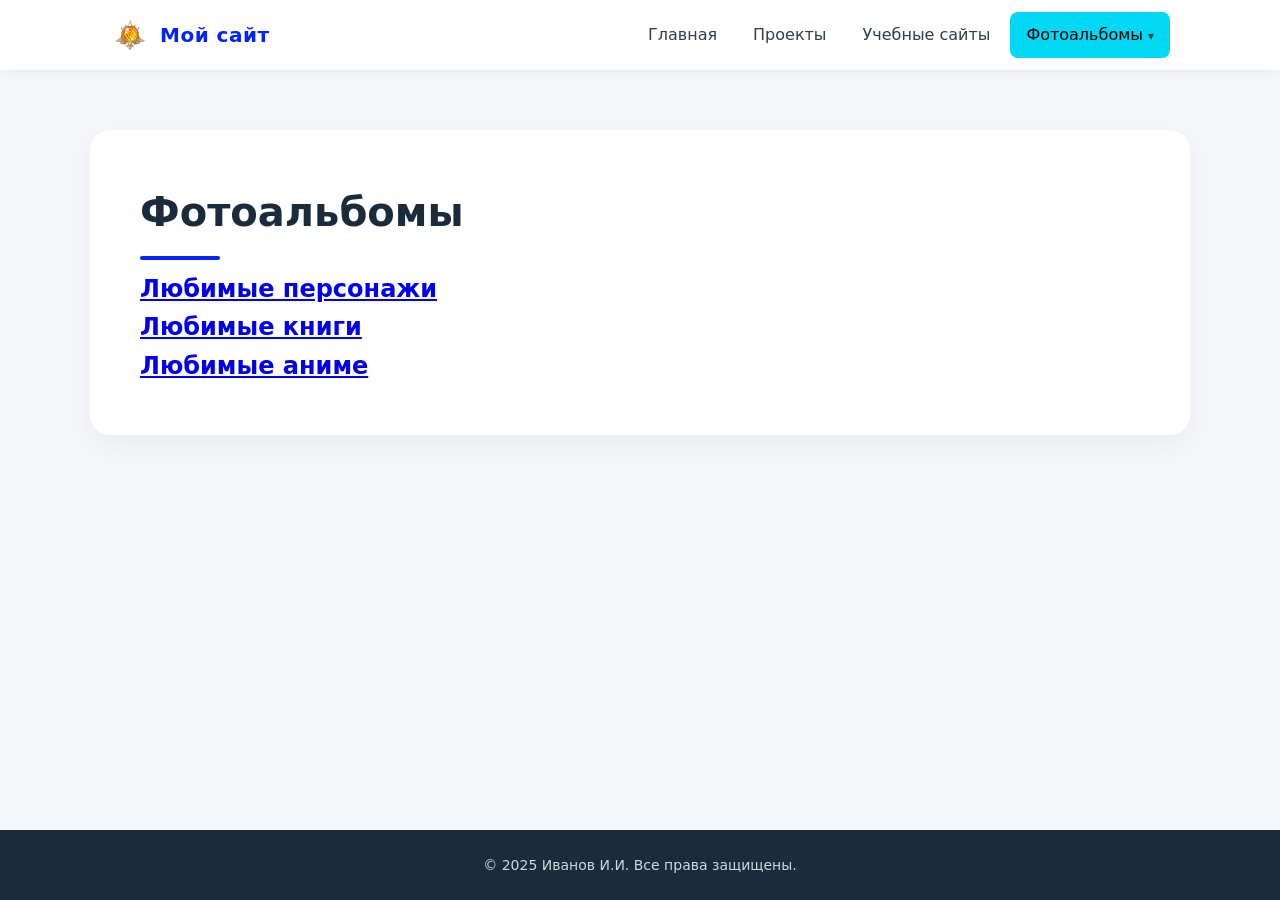
<file: photos.html>
<!doctype html>
<html>
<head>
<meta charset="utf-8">
<title>Фотоальбомы</title>
<link href="styleIndex.css" rel="stylesheet" type="text/css">
<link rel="icon" href="favicon.ico" type="image/x-icon">
</head>

<body>
	  <header class="header">
        <div class="container header__inner">
            <a href="index.html" class="logo">
                <img src="img/logo.png" alt="Логотип" class="logo__img">
                <span class="logo__text">Мой сайт</span>
            </a>

            <nav class="nav">
                <ul class="nav__list">
                    <li><a href="index.html" class="nav__link">Главная</a></li>
                    <li><a href="projects.html" class="nav__link">Проекты</a></li>
                    <li><a href="study.html" class="nav__link">Учебные сайты</a></li>
                    <li class="nav__item nav__item--dropdown">
                        <a href="photos.html" class="nav__link active">
                            Фотоальбомы <span class="caret">▾</span>
                        </a>
                        <ul class="dropdown">
                         <li><a href="characters.html">Любимые персонажи</a></li>
                            <li><a href="books.html">Любимые книги</a></li>
                            <li><a href="anime.html">Любимые аниме</a></li>
                        </ul>
                    </li>
                </ul>
            </nav>
        </div>
    </header>

    <main class="main">
        <div class="hero1 container">
            <h1 class="page-title">Фотоальбомы</h1>
            <h2 class="album__title"><a href="characters.html">Любимые персонажи</a></h2>
			<h2 class="album__title"><a href="books.html">Любимые книги</a></h2>
			<h2 class="album__title"><a href="anime.html">Любимые аниме</a></h2>
        </div>
    </main>

    <footer class="footer">
        <div class="container">
            <p>© 2025 Иванов И.И. Все права защищены.</p>
        </div>
    </footer>
</body>
</html>
</file>
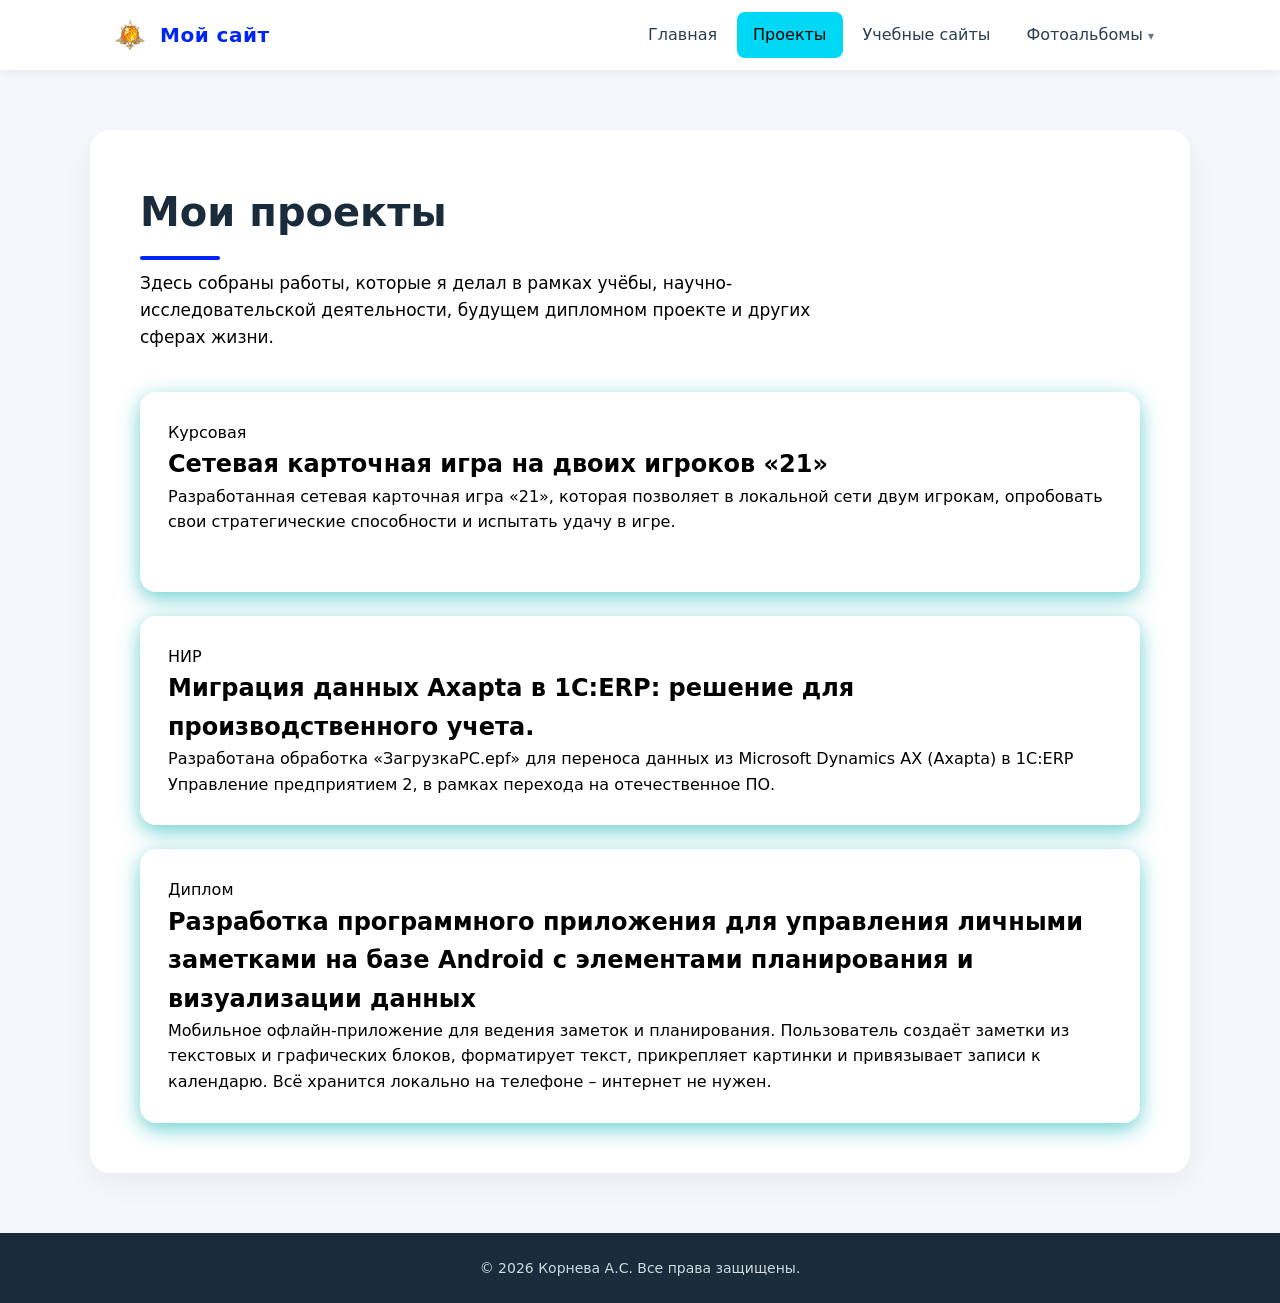
<file: projects.html>
<!doctype html>
<html>
<head>
<meta charset="utf-8">
<title>Проекты</title>
<link href="styleIndex.css" rel="stylesheet" type="text/css">
<link rel="icon" href="favicon.ico" type="image/x-icon">
</head>

<body>
	<!-- Шапка (такая же, как на главной, меняем только active) -->
    <header class="header">
        <div class="container header__inner">
            <a href="index.html" class="logo">
                <img src="img/logo.png" alt="Логотип" class="logo__img">
                <span class="logo__text">Мой сайт</span>
            </a>

            <nav class="nav">
                <ul class="nav__list">
                    <li><a href="index.html" class="nav__link">Главная</a></li>
                    <li><a href="projects.html" class="nav__link active">Проекты</a></li>
                    <li><a href="study.html" class="nav__link">Учебные сайты</a></li>
                    <li class="nav__item nav__item--dropdown">
                        <a href="photos.html" class="nav__link">
                            Фотоальбомы <span class="caret">▾</span>
                        </a>
                        <ul class="dropdown">
                           <li><a href="characters.html">Любимые персонажи</a></li>
                            <li><a href="books.html">Любимые книги</a></li>
                            <li><a href="anime.html">Любимые аниме</a></li>
                        </ul>
                    </li>
                </ul>
            </nav>
        </div>
    </header>

    <!-- Контент -->
    <main class="main">
        <div class="hero1  container">
            <h1 class="page-title">Мои проекты</h1>
            <p class="page-lead">
                Здесь собраны работы, которые я делал в рамках учёбы,
				научно-исследовательской деятельности, будущем дипломном проекте и других сферах жизни.
            </p>

            <!-- Сетка карточек -->
            <div class="cards">

                <div class="card">
					<div class="card__badge">Курсовая</div>
                    <h2 class="card__title">Сетевая карточная игра на двоих игроков «21»</h2>
                    <p class="card__text">
                      Разработанная сетевая карточная игра «21», которая позволяет в локальной сети двум игрокам, опробовать свои стратегические способности и испытать удачу в игре.
                    </p>
                </div>

                <div class="card">
                    <div class="card__badge">НИР</div>
                    <h2 class="card__title">Миграция данных Axapta в 1С:ERP: решение для производственного учета.</h2>
                    <p class="card__text">
                       Разработана обработка «ЗагрузкаРС.epf» для переноса данных из Microsoft Dynamics AX (Axapta) в 1С:ERP Управление предприятием 2, в рамках перехода на отечественное ПО.
                    </p>
                </div>

                <div class="card">
                    <div class="card__badge">Диплом</div>
                    <h2 class="card__title">Разработка программного приложения для управления личными заметками на базе Android с элементами планирования и визуализации данных</h2>
                    <p class="card__text">
                       Мобильное офлайн-приложение для ведения заметок и планирования. Пользователь создаёт заметки из текстовых и графических блоков, форматирует текст, прикрепляет картинки и привязывает записи к календарю. Всё хранится локально на телефоне – интернет не нужен.
                    </p>
                </div>
            </div>
        </div>
    </main>

    <footer class="footer">
        <div class="container">
            <p>© 2026 Корнева А.С. Все права защищены.</p>
        </div>
    </footer>
</body>
</html>
</file>
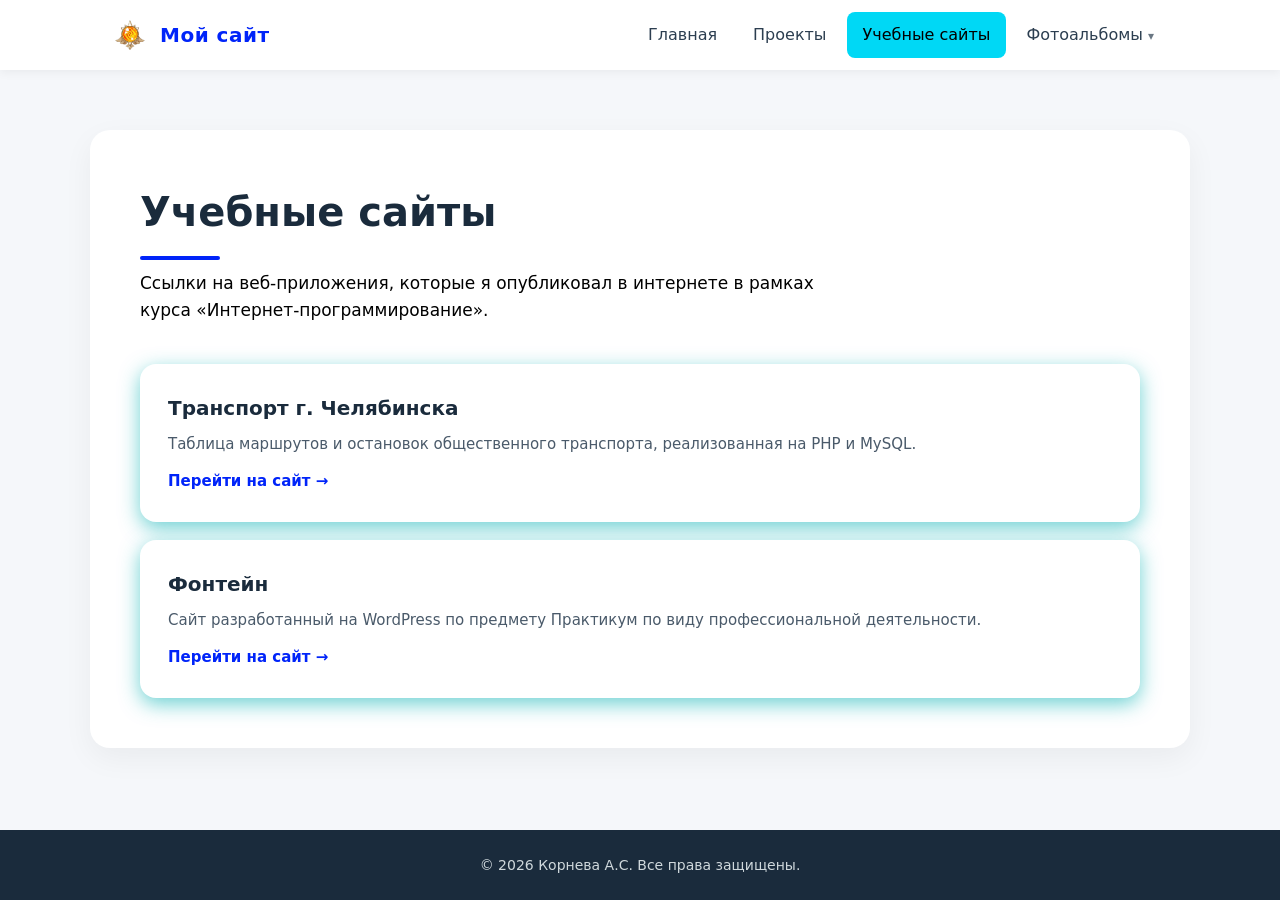
<file: study.html>
<!doctype html>
<html>
<head>
<meta charset="utf-8">
<title>Учебные сайты</title>
<link href="styleIndex.css" rel="stylesheet" type="text/css">
	<link rel="icon" href="favicon.ico" type="image/x-icon">
</head>

<body>
	<header class="header">
        <div class="container header__inner">
            <a href="index.html" class="logo">
                <img src="img/logo.png" alt="Логотип" class="logo__img">
                <span class="logo__text">Мой сайт</span>
            </a>

            <nav class="nav">
                <ul class="nav__list">
                    <li><a href="index.html" class="nav__link">Главная</a></li>
                    <li><a href="projects.html" class="nav__link">Проекты</a></li>
                    <li><a href="study.html" class="nav__link active">Учебные сайты</a></li>
                    <li class="nav__item nav__item--dropdown">
                        <a href="photos.html" class="nav__link">
                            Фотоальбомы <span class="caret">▾</span>
                        </a>
                        <ul class="dropdown">
                            <li><a href="characters.html">Любимые персонажи</a></li>
                            <li><a href="books.html">Любимые книги</a></li>
                            <li><a href="anime.html">Любимые аниме</a></li>
                        </ul>
                    </li>
                </ul>
            </nav>
        </div>
    </header>

    <main class="main">
        <div class="hero1 container">
            <h1 class="page-title">Учебные сайты</h1>
            <p class="page-lead">
                Ссылки на веб-приложения, которые я опубликовал в интернете
                в рамках курса «Интернет-программирование».
            </p>

            <ul class="link-list">

                <div class="card">
                    <div class="link-item__body">
                        <h2 class="link-item__title">Транспорт г. Челябинска</h2>
                        <p class="link-item__desc">
                            Таблица маршрутов и остановок общественного транспорта,
                            реализованная на PHP и MySQL.
                        </p>
                        <a href="http://i95072f9.beget.tech/" target="_blank" rel="noopener" class="link-item__url">
                            Перейти на сайт →
                        </a>
                    </div>
                </div>

                <div class="card">
                    <div class="link-item__body">
                        <h2 class="link-item__title">Фонтейн</h2>
                        <p class="link-item__desc">
                            Сайт разработанный на WordPress по предмету Практикум по виду профессиональной деятельности.
                        </p>
                        <a href="http://a90009vv.beget.tech/" target="_blank" rel="noopener" class="link-item__url">
                            Перейти на сайт →
                        </a>
                    </div>
                </div>
            </ul>
        </div>
    </main>

     <footer class="footer">
        <div class="container">
            <p>© 2026 Корнева А.С. Все права защищены.</p>
        </div>
    </footer>
</body>
</html>
</file>
<file: styleIndex.css>
@charset "utf-8";
/* ===== Сбросы ===== */
* {
    margin: 0;
    padding: 0;
    box-sizing: border-box;
}

body {
    font-family: Segoe, "Segoe UI", "DejaVu Sans", "Trebuchet MS", Verdana, sans-serif;
    background: #f5f7fa;
    color: #000000;
    line-height: 1.6;
    min-height: 100vh;
    display: flex;
    flex-direction: column;
}

.container {
    max-width: 1100px;
    margin: 0 auto;
    padding: 0 20px;
    width: 100%;
}

/* ===== Шапка ===== */
.header {
    background: #ffffff;
    box-shadow: 0 2px 10px rgba(0, 0, 0, 0.06);
    position: sticky;
    top: 0;
    z-index: 100;
}

.header__inner {
    display: flex;
    align-items: center;
    justify-content: space-between;
    height: 70px;
}

/* ===== Логотип ===== */
.logo {
    display: flex;
    align-items: center;
    gap: 10px;
    text-decoration: none;
}

.logo__img {
    width: 40px;
    height: 40px;
    object-fit: contain;
}

.logo__text {
    font-size: 20px;
    font-weight: 700;
    color: #0024F9;
    letter-spacing: 0.5px;
}

/* ===== Меню ===== */
.nav__list {
    display: flex;
    list-style: none;
    gap: 4px;
}

.nav__item {
    position: relative; /* чтобы выпадающее меню позиционировалось от пункта */
}

.nav__link {
    display: block;
    padding: 10px 16px;
    color: #2c3e50;
    text-decoration: none;
    border-radius: 8px;
    font-weight: 500;
    transition: background 0.2s, color 0.2s;
    white-space: nowrap;
}

.nav__link:hover {
    background:hsla(183,100%,50%,0.85);
    color: #000000;
}

.nav__link.active {
	background:hsla(187,100%,48%,1.00);
	color:#000000;
}

.caret {
    font-size: 12px;
    opacity: 0.7;
}

/* ===== Выпадающее меню (чистый CSS) ===== */
.dropdown {
    position: absolute;
    top: 100%;
    left: 0;
    list-style: none;
    min-width: 220px;
    background: #ffffff;
    border-radius: 10px;
    box-shadow: 0 10px 25px rgba(0, 0, 0, 0.10);
    padding: 8px;
    margin-top: 6px;

    /* Скрыто по умолчанию */
    opacity: 0;
    visibility: hidden;
    transform: translateY(-6px);
    transition: opacity 0.2s, transform 0.2s, visibility 0.2s;
}

.dropdown li a {
    display: block;
    padding: 10px 14px;
    color: #2c3e50;
    text-decoration: none;
    border-radius: 6px;
    font-size: 15px;
    transition: background 0.2s, color 0.2s;
}

.dropdown li a:hover {
    background:hsla(183,100%,50%,0.85);
    color: #000000;
}

/* Показываем при наведении на родительский <li>
   и при фокусе внутри него (доступность с клавиатуры) */
.nav__item--dropdown:hover .dropdown,
.nav__item--dropdown:focus-within .dropdown {
    opacity: 1;
    visibility: visible;
    transform: translateY(0);
}

/* ===== Основной контент ===== */
.main {
    flex: 1;
    padding: 60px 0;
}

/* ===== Hero ===== */
.hero {
    display: grid;
    grid-template-columns: 320px auto;
    gap: 50px;
    align-items: center;
    background: #ffffff;
    padding: 50px;
    border-radius: 20px;
    box-shadow: 0 10px 30px rgba(0, 0, 0, 0.05);
}

/* ===== Hero ===== */
.hero1 {
    background: #ffffff;
    padding: 50px;
    border-radius: 20px;
    box-shadow: 0 10px 30px rgba(0, 0, 0, 0.05);
}

.hero__photo img {
    width: 100%;
    border-radius: 16px;
    display: block;
    object-fit: cover;
    aspect-ratio: 3 / 4;
    background: #e0e0e0;
}

.hero__title {
    font-size: 36px;
    margin-bottom: 8px;
    color: #1a2b3c;
}

.hero__subtitle {
    color: #0024F9;
    font-weight: 600;
    font-size: 16px;
    margin-bottom: 20px;
    text-transform: uppercase;
    letter-spacing: 0.5px;
}

.hero__text {
    color:hsla(0,0%,0%,1.00);
    margin-bottom: 20px;
}

.hero__facts {
    list-style: none;
    margin-bottom: 30px;
}

.hero__facts li {
    padding: 6px 0;
    color: #4a5a6a;
}



/* ===== Подвал ===== */
.footer {
    background: #1a2b3c;
    color: #cfd8dc;
    padding: 24px 0;
    text-align: center;
    font-size: 14px;
}

/* ===== Общий заголовок страницы ===== */
.page-title {
    font-size: 40px;
    color: #1a2b3c;
    margin-bottom: 10px;
}

.page-title::after {
    content: "";
    display: block;
    width: 80px;
    height: 4px;
    background: #0024F9;
    border-radius: 2px;
    margin-top: 12px;
}

.page-lead {
    font-size: 17px;
    color:hsla(0,0%,0%,1.00);
    margin-bottom: 40px;
    max-width: 700px;
}

/* ===== Карточки проектов ===== */
.cards {
    display: grid;
    grid-template-rows: repeat(auto-fill, minmax(200px, auto));
    gap: 24px;
}

.card {
    background: #ffffff;
    border-radius: 16px;
    padding: 28px;
    box-shadow: 0 6px 20px rgba(40,187,189,0.68);
    transition: transform 0.25s, box-shadow 0.25s;
    display: flex;
    flex-direction: column;
    -webkit-box-shadow: 0 6px 20px rgba(40,187,189,0.68);
}

.link-list {
    list-style: none;
    display: flex;
    flex-direction: column;
    gap: 18px;
}

.link-item {
    display: flex;
    gap: 22px;
    align-items: flex-start;
    background: #ffffff;
    border-radius: 16px;
    padding: 26px 30px;
    box-shadow: 0 6px 20px rgba(0, 0, 0, 0.05);
    transition: transform 0.25s, box-shadow 0.25s;
    border-left: 4px solid #0024F9;
}

.link-item:hover {
    transform: translateX(4px);
    box-shadow: 0 12px 30px rgba(0, 36, 249, 0.12);
}

.link-item__icon {
    font-size: 40px;
    line-height: 1;
    flex-shrink: 0;
}

.link-item__body {
    flex-grow: 1;
}

.link-item__title {
    font-size: 20px;
    color: #1a2b3c;
    margin-bottom: 8px;
}

.link-item__desc {
    color: #4a5a6a;
    font-size: 15px;
    margin-bottom: 12px;
}

.link-item__url {
    display: inline-block;
    color: #0024F9;
    font-weight: 600;
    text-decoration: none;
    font-size: 15px;
    transition: color 0.2s;
}

.link-item__url:hover {
    color: hsl(187, 100%, 40%);
    text-decoration: underline;
}

.gallery {
    background: #ffffff;
    border-radius: 16px;
    padding: 24px;
    box-shadow: 0 6px 20px rgba(0, 0, 0, 0.05);
}

/* Сцена (большое фото + описание) */
.stage {
    position: relative;
    margin-bottom: 20px;
    min-height: 420px;
}

.stage__item {
    display: none;
    margin: 0;
    grid-template-columns: 320px auto;
    gap: 30px;
    align-items: start;
	scroll-margin-top: 250px;
}


.stage__item:target {
    display: grid;
}

.stage__item img,
.stage__item .imgPhoto {
    width: 100%;
    height: auto;
    max-height: 480px;
    object-fit: cover;
    border-radius: 12px;
    display: block;
    background: #e0e0e0;
}

/* Текстовый блок справа */
.stage__info {
    text-align: left;
}

.stage__info h3 {
    font-size: 24px;
    color: #1a2b3c;
    margin-bottom: 12px;
}

.stage__info p {
    color:hsla(0,0%,0%,1.00);
    font-size: 15px;
    line-height: 1.7;
}

.thumbs-bar {
    display: grid;
    grid-template-columns: 46px auto 46px; /* стрелка | лента | стрелка */
    align-items: center;
    gap: 12px;
    margin-top: 8px;
}

/* Сама лента. Показываем ровно 4 плитки */
.thumbs {
    display: grid;
    grid-template-columns: repeat(4, 1fr);
    gap: 8px;
}





.thumbs__link {
    display: none;
    border-radius: 8px;
    overflow: hidden;
    border: 2px solid transparent;
    transition: border-color 0.2s, transform 0.2s;
}

.thumbs__link.visible {
    display: block;
}

.thumbs__link img {
    width: 100%;
    aspect-ratio: 1 / 1;
    object-fit: cover;
    display: block;
    background: #e0e0e0;
}

.thumbs__link img.imgA {
    width: 100%;
    aspect-ratio: 2 / 3;
    object-fit: cover;
    display: block;
    background: #e0e0e0;
    border-radius: 6px;
}


.thumbs__link:hover {
    border-color: #0024F9;
    transform: translateY(-2px);
}

/* Стрелки */
.thumbs__arrow {
    width: 46px;
    height: 46px;
    display: flex;
    align-items: center;
    justify-content: center;

    font-family: inherit;
    font-size: 32px;
    line-height: 1;
    font-weight: 700;

    color: #0024F9;
    background: #ffffff;
    border: 2px solid #0024F9;
    border-radius: 50%;
    cursor: pointer;

    transition: background 0.2s, color 0.2s, transform 0.2s, opacity 0.2s;
    user-select: none;
}

.thumbs__arrow:hover:not(:disabled) {
    background: #0024F9;
    color: #ffffff;
    transform: scale(1.08);
}

.thumbs__arrow:disabled {
    opacity: 0.35;
    cursor: not-allowed;
}
</file>
